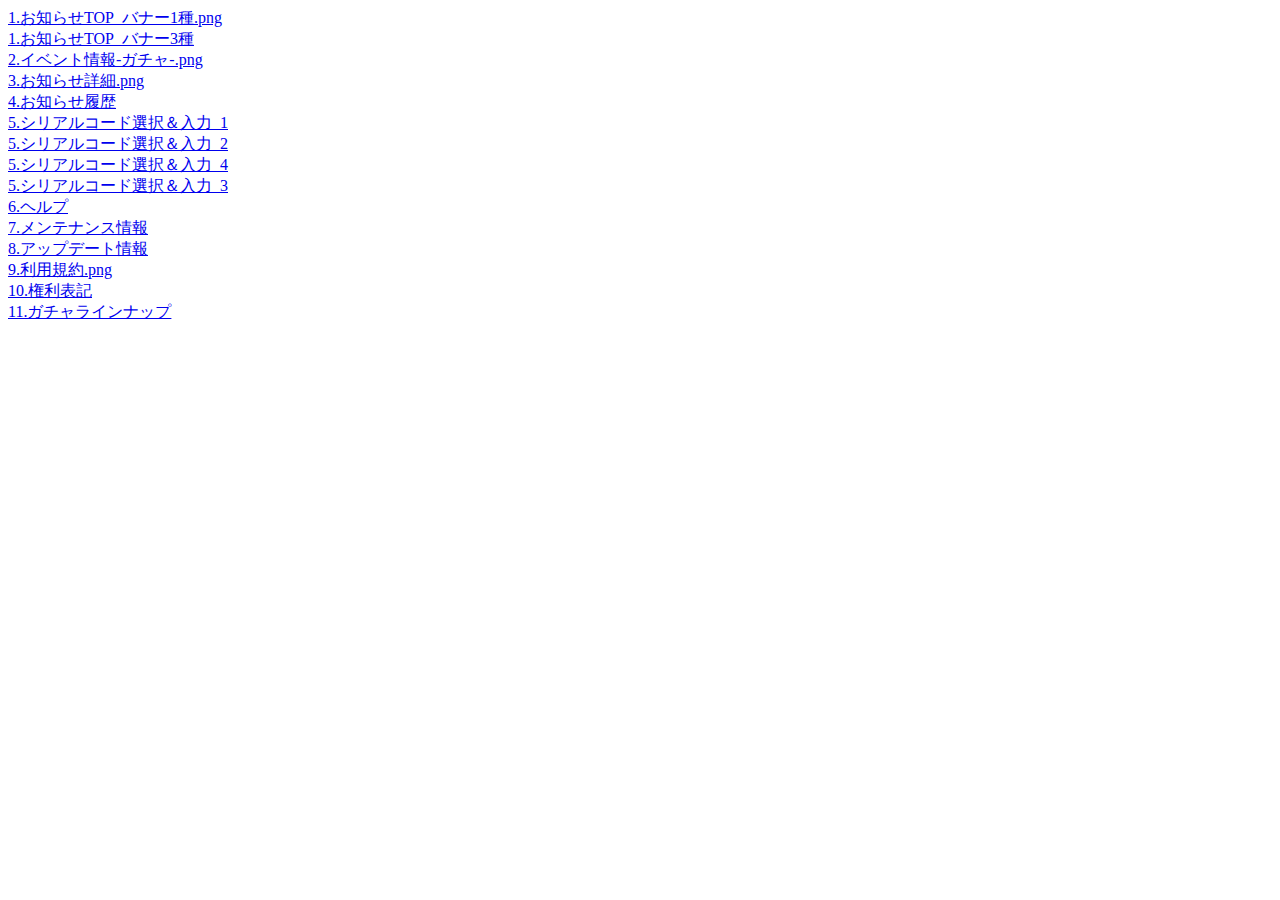
<file: index.html>
<!DOCTYPE html>
<html lang="ja">
<head>
<meta charset="UTF-8" />
<meta name="viewport" content="width=device-width" />
</head>
<body>
<li><a href="news_top.html">1.お知らせTOP_バナー1種.png</a></li>
<li><a href="news_top_3bannars.html">1.お知らせTOP_バナー3種</a></li>
<li><a href="campaign.html">2.イベント情報-ガチャ-.png</a></li>
<li><a href="news.html">3.お知らせ詳細.png</a></li>
<li><a href="news_history.html">4.お知らせ履歴</a></li>
<li><a href="serial_list.html">5.シリアルコード選択＆入力_1</a></li>
<li><a href="serial_input.html">5.シリアルコード選択＆入力_2</a></li>
<li><a href="serial_error.html">5.シリアルコード選択＆入力_4</a></li>
<li><a href="serial_complete.html">5.シリアルコード選択＆入力_3</a></li>
<li><a href="help.html">6.ヘルプ</a></li>
<li><a href="maintenance.html">7.メンテナンス情報</a></li>
<li><a href="update.html">8.アップデート情報</a></li>
<li><a href="terms.html">9.利用規約.png</a></li>
<li><a href="rights.html">10.権利表記</a></li>
<li><a href="gacha.html">11.ガチャラインナップ</a></li>
</body>
</html>
</file>
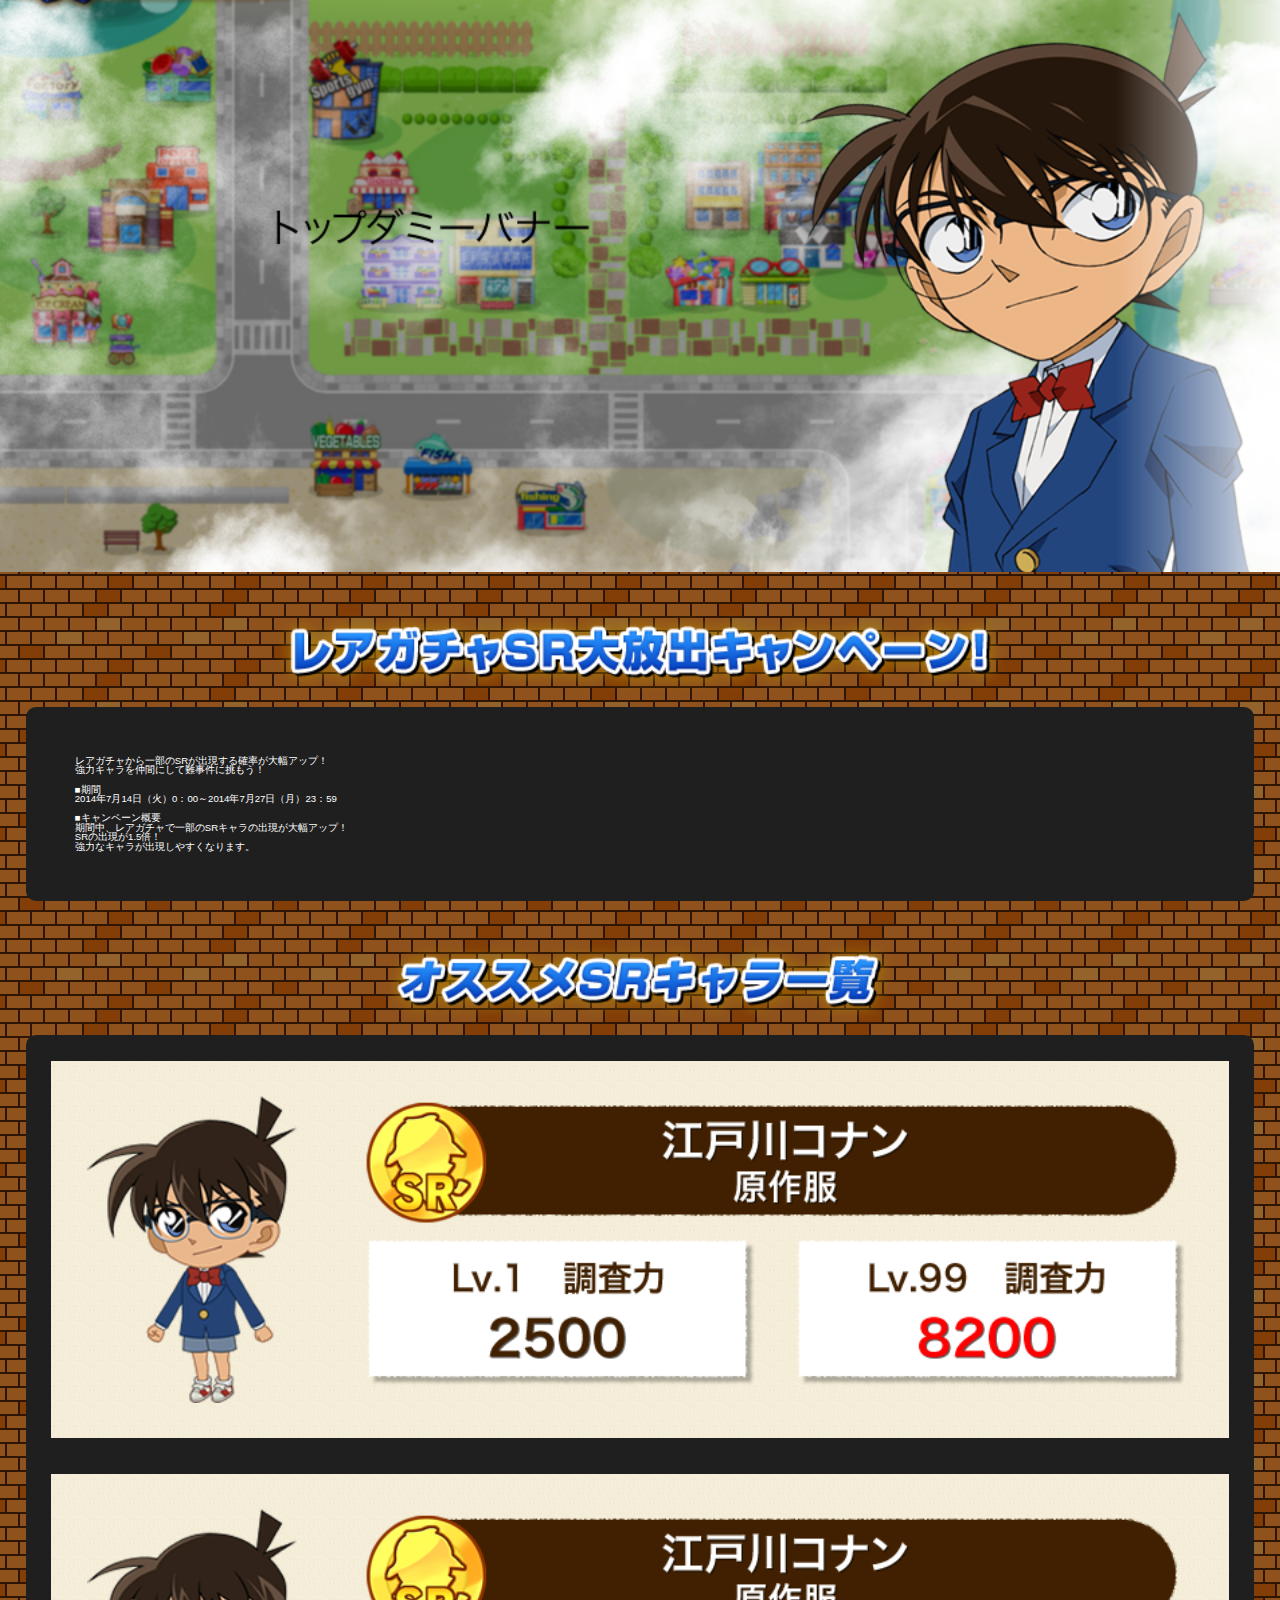
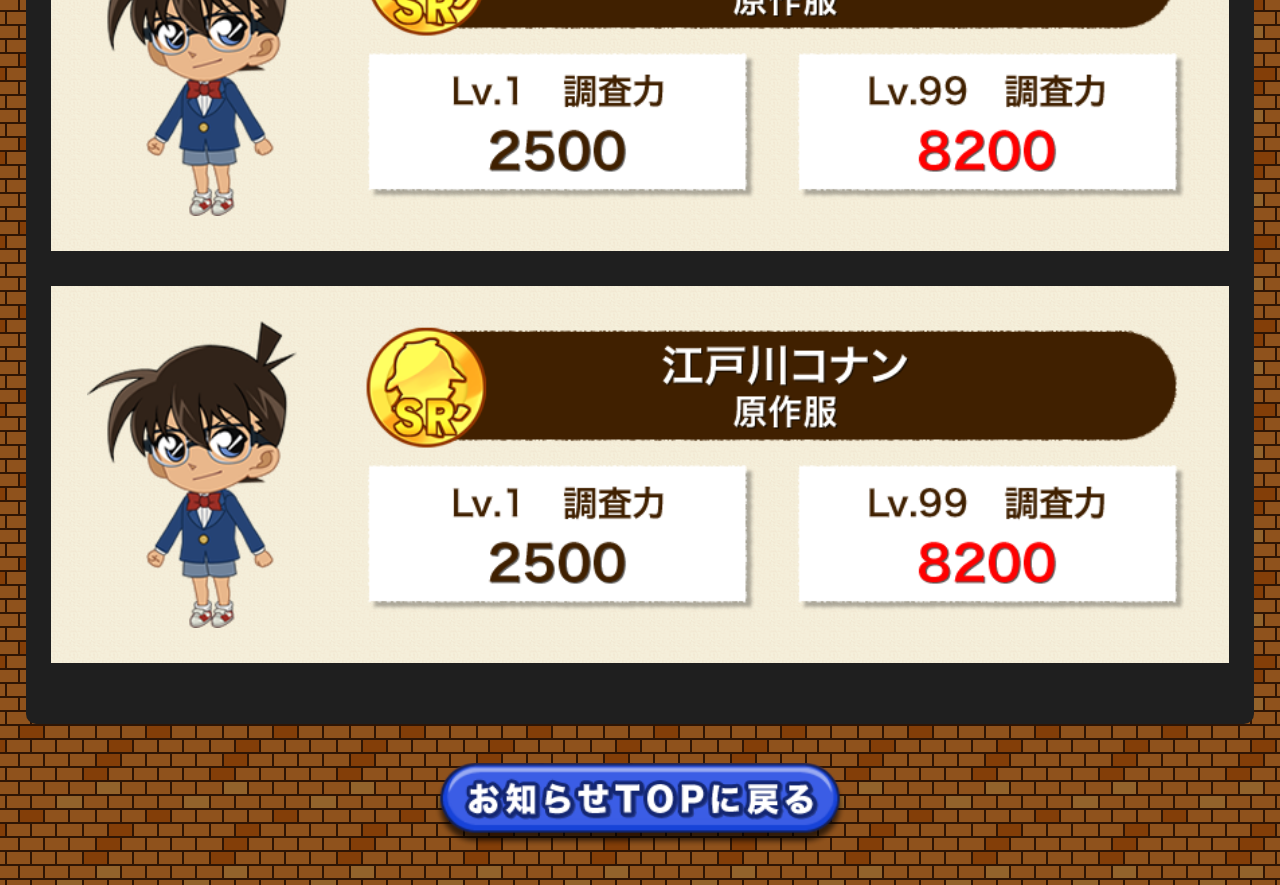
<file: campaign.html>
<!DOCTYPE html>
<html lang="ja">
<head>
<meta charset="UTF-8" />
<meta name="viewport" content="width=480px" />
<title></title>
<link rel="shortcut icon" href="" />
<link rel="stylesheet" type="text/css" media="all" href="./css/reset.css" />
<link rel="stylesheet" type="text/css" media="all" href="./css/style.css" />
<script src="http://ajax.googleapis.com/ajax/libs/jquery/1.9.1/jquery.min.js"></script>
</head>
<body>
	<div class="main">
		<img src="images/main_mentenance.png" alt="" />
	</div>
	<section>
		<div class="titleCampaign"><img src="images/title_campaign.png" alt="レアガチャSR大放出キャンペーン！" /></div>
		<div class="blackBox">
			<div class="text">
				レアガチャから一部のSRが出現する確率が大幅アップ！<br />
				強力キャラを仲間にして難事件に挑もう！<br /><br />

				■期間<br />
				2014年7月14日（火）0：00～2014年7月27日（月）23：59<br /><br />

				■キャンペーン概要<br />
				期間中、レアガチャで一部のSRキャラの出現が大幅アップ！<br />
				SRの出現が1.5倍！<br />
				強力なキャラが出現しやすくなります。
			</div>
		</div>
	</section>
	<section>
		<div class="titleSrList"><img src="images/title_sr_list.png" alt="オススメSRキャラ一覧" /></div>
		<div class="blackBox">
			<ul class="gacha">
				<li>
					<div class="paper">
						<div class="paperBody">
							<img src="images/sr.png" alt="" />
						</div>
					</div>
				</li>
				<li>
					<div class="paper">
						<div class="paperBody">
							<img src="images/sr.png" alt="" />
						</div>
					</div>
				</li>
				<li>
					<div class="paper">
						<div class="paperBody">
							<img src="images/sr.png" alt="" />
						</div>
					</div>
				</li>
			</ul>
		</div>
	</section>
	<a href="news_top.html" class="btnTop"><img src="images/btn_return_to_top.png" alt="お問い合わせTOPに戻る" /></a>
</body>
</html>
</file>
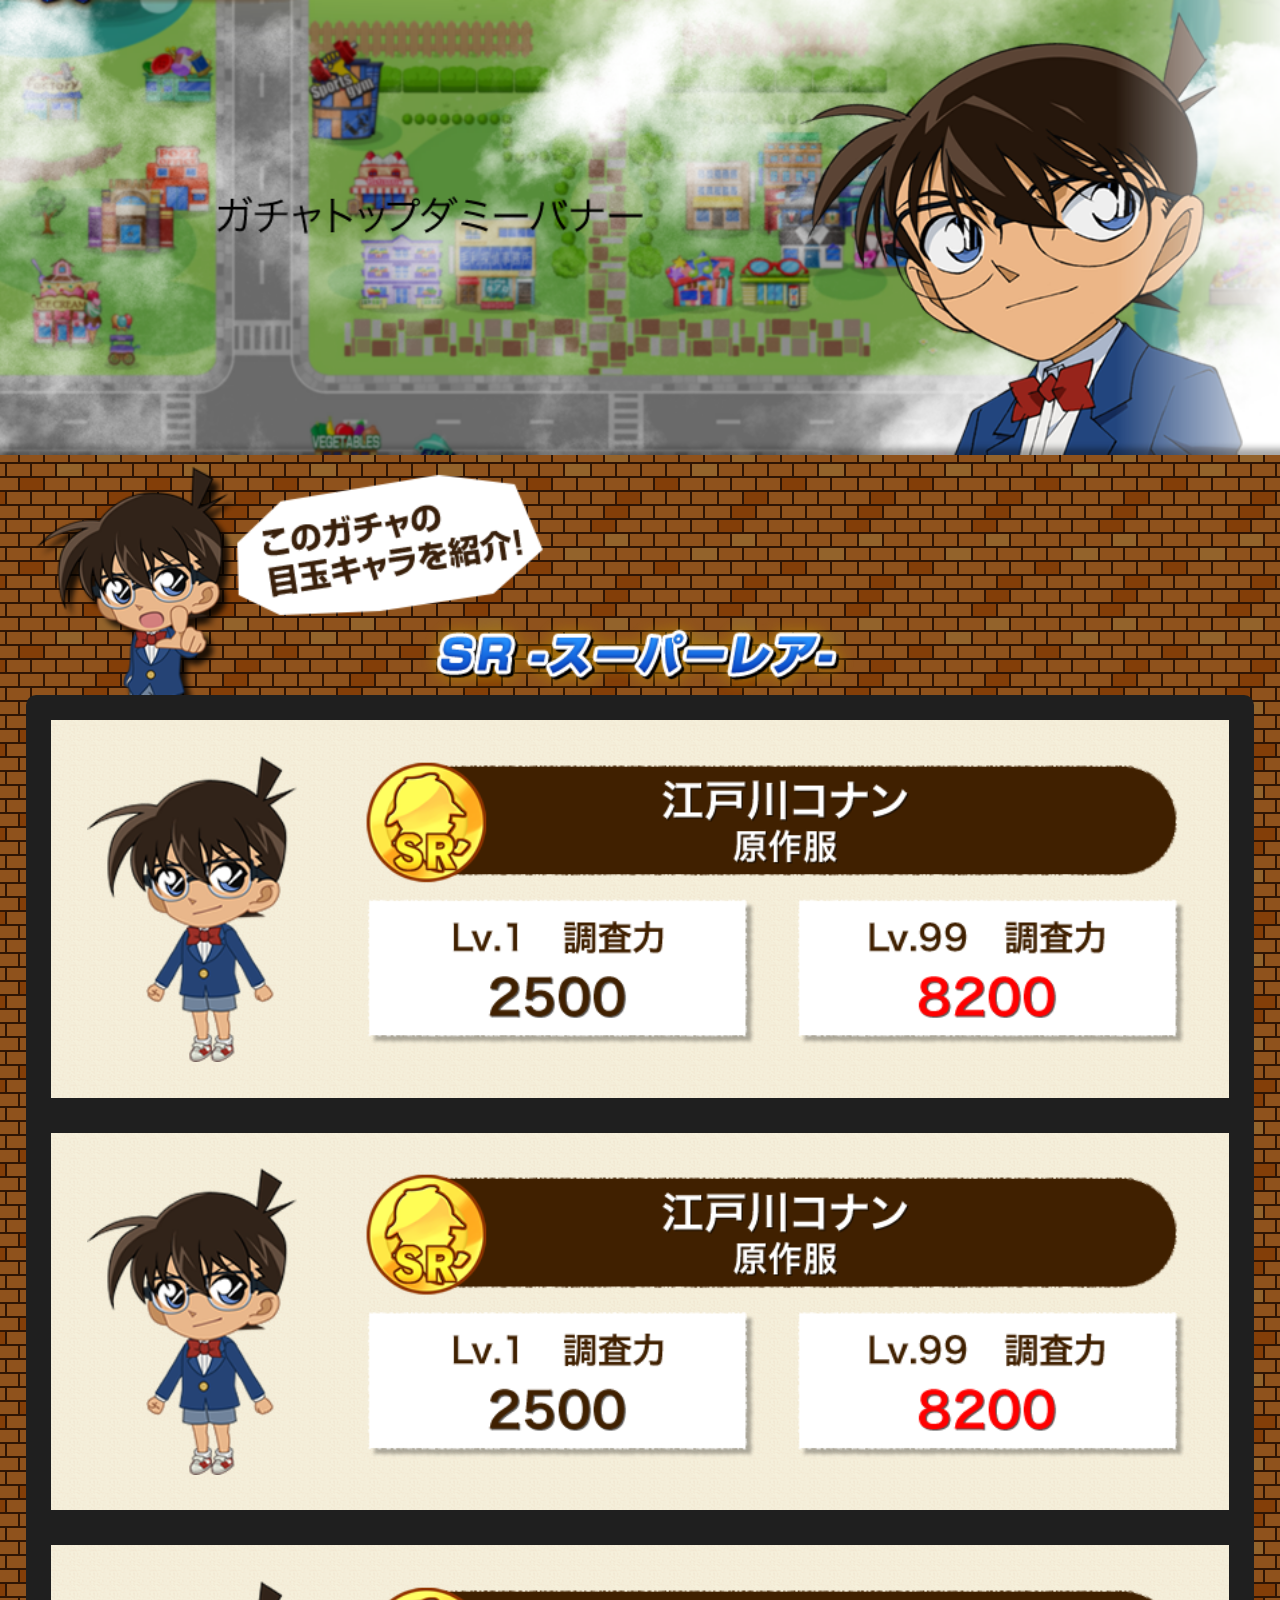
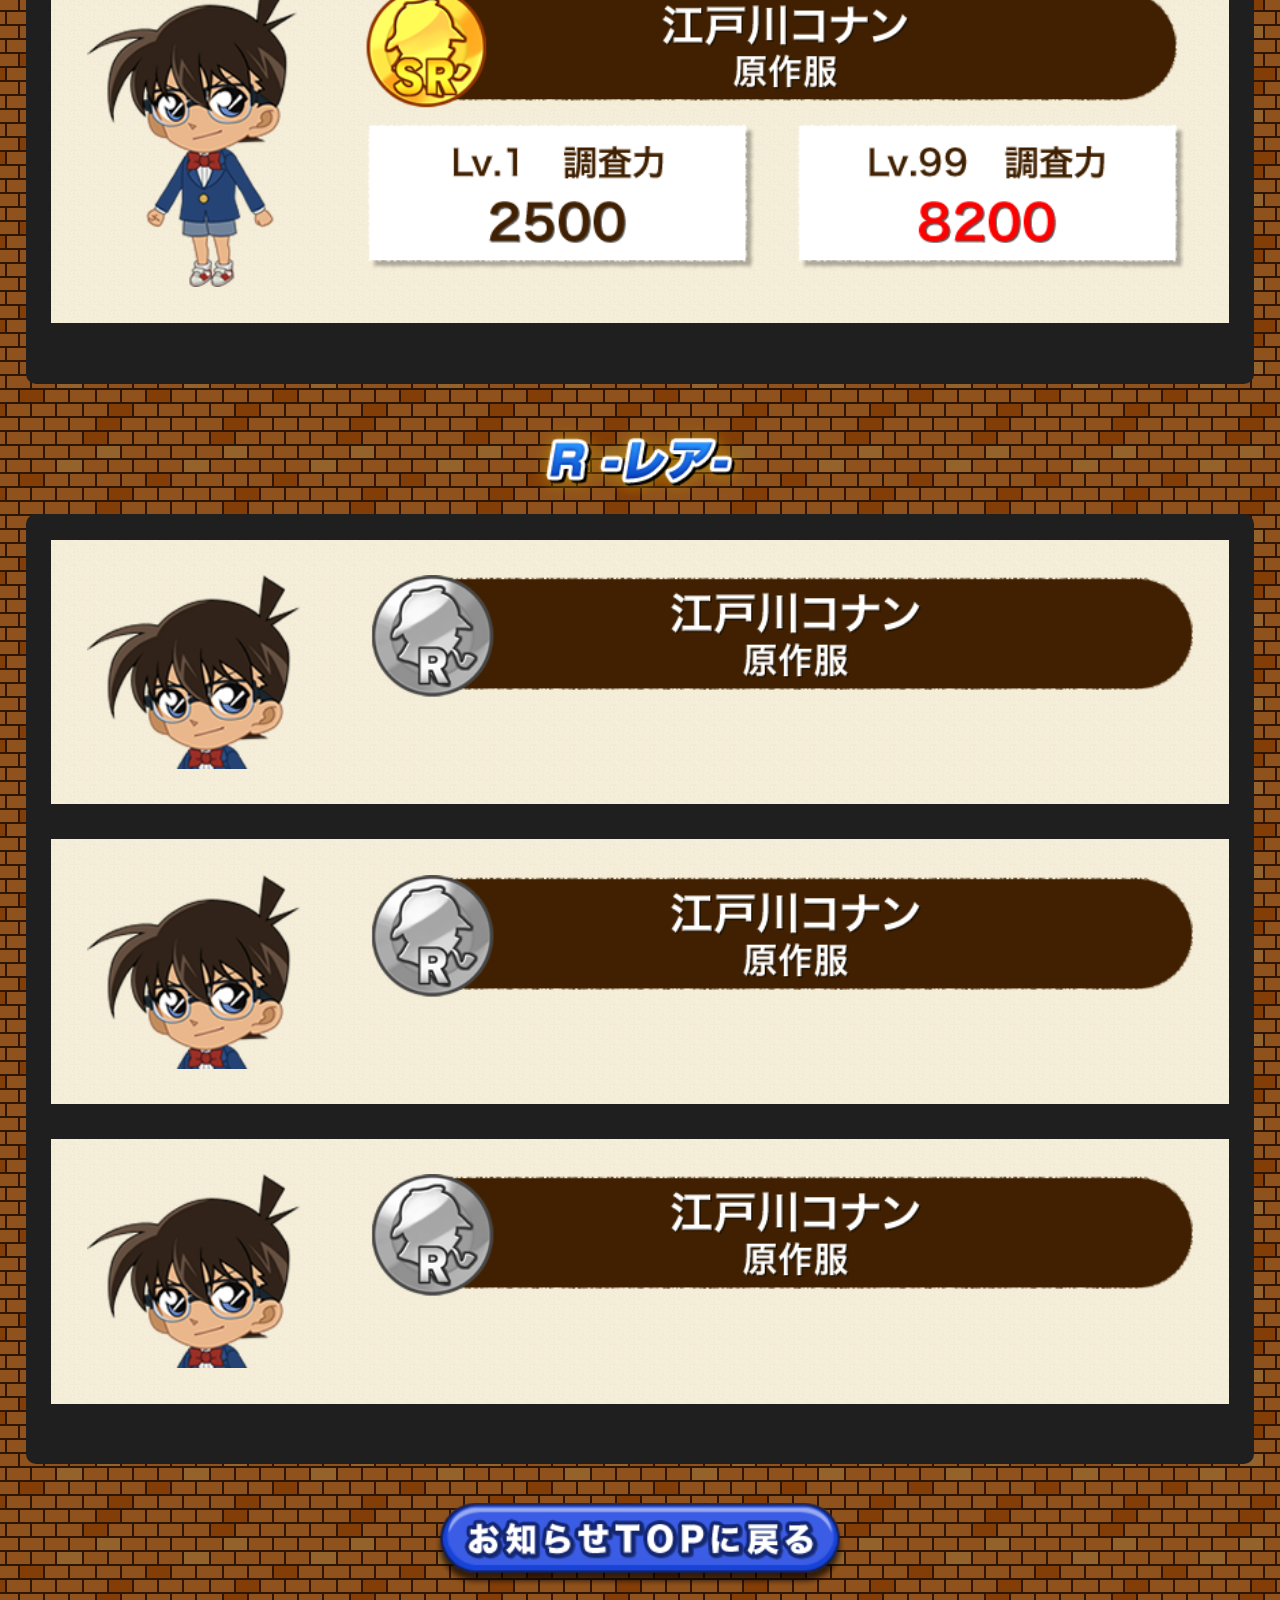
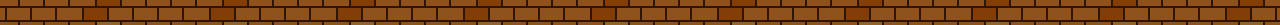
<file: gacha.html>
<!DOCTYPE html>
<html lang="ja">
<head>
<meta charset="UTF-8" />
<meta name="viewport" content="width=480px" />
<title></title>
<link rel="shortcut icon" href="" />
<link rel="stylesheet" type="text/css" media="all" href="./css/reset.css" />
<link rel="stylesheet" type="text/css" media="all" href="./css/style.css" />
<script src="http://ajax.googleapis.com/ajax/libs/jquery/1.9.1/jquery.min.js"></script>
</head>
<body>
	<div class="gachaMain">
		<img src="images/gacha_top.png" alt="" />
	</div>
	<section>
		<div class="titleSr"><img src="images/title_sr.png" alt="SR - スーパーレア -" /></div>
		<div class="blackBox">
			<ul class="gacha">
				<li>
					<div class="paper">
						<div class="paperBody">
							<img src="images/sr.png" alt="" />
						</div>
					</div>
				</li>
				<li>
					<div class="paper">
						<div class="paperBody">
							<img src="images/sr.png" alt="" />
						</div>
					</div>
				</li>
				<li>
					<div class="paper">
						<div class="paperBody">
							<img src="images/sr.png" alt="" />
						</div>
					</div>
				</li>
			</ul>
		</div>
	</section>
	<section>
		<div class="titleRare"><img src="images/title_rare.png" alt="レア - Rare -" /></div>
		<div class="blackBox">
			<ul class="gacha">
				<li>
					<div class="paper">
						<div class="paperBody">
							<img src="images/rare.png" alt="" />
						</div>
					</div>
				</li>
				<li>
					<div class="paper">
						<div class="paperBody">
							<img src="images/rare.png" alt="" />
						</div>
					</div>
				</li>
				<li>
					<div class="paper">
						<div class="paperBody">
							<img src="images/rare.png" alt="" />
						</div>
					</div>
				</li>
			</ul>
		</div>
	</section>
	<a class="btnHelp"><img src="images/btn_return_to_top.png" alt="お問い合わせTOPに戻る" /></a>
</body>
</html>
</file>
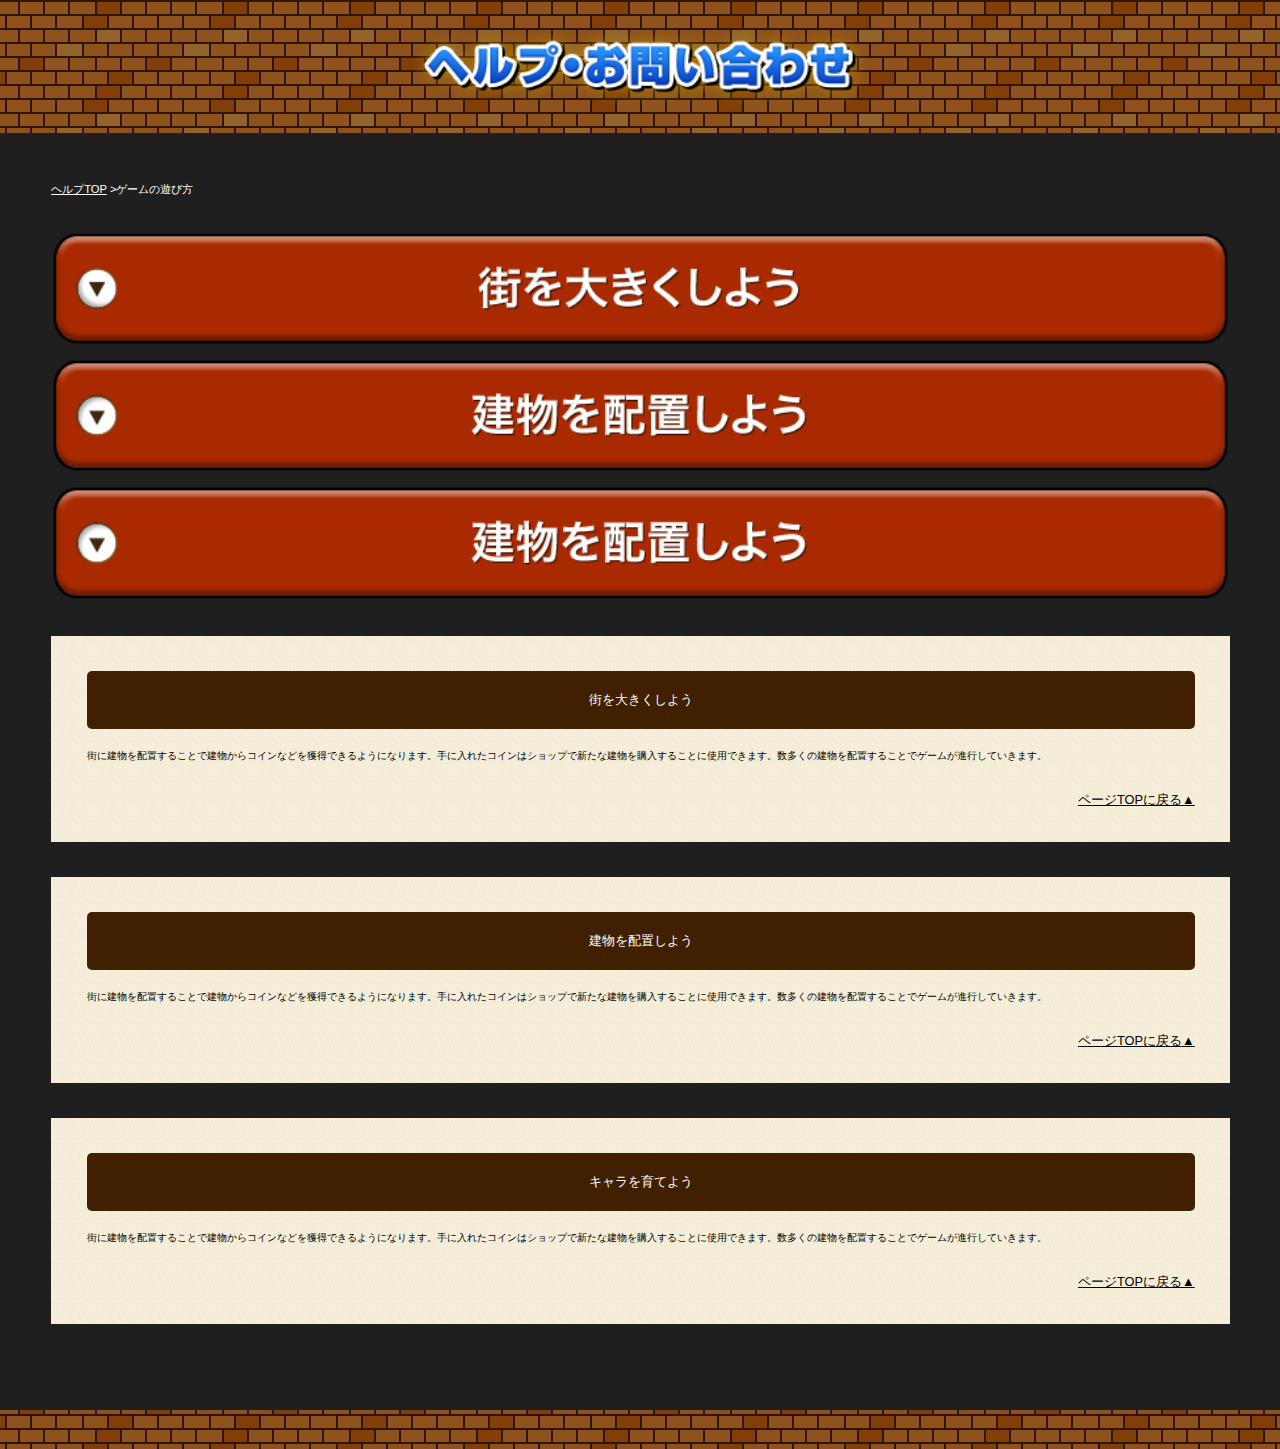
<file: help.html>
<!DOCTYPE html>
<html lang="ja">
<head>
<meta charset="UTF-8" />
<meta name="viewport" content="width=480px" />
<title></title>
<link rel="shortcut icon" href="" />
<link rel="stylesheet" type="text/css" media="all" href="./css/reset.css" />
<link rel="stylesheet" type="text/css" media="all" href="./css/style.css" />
<script src="http://ajax.googleapis.com/ajax/libs/jquery/1.9.1/jquery.min.js"></script>
</head>
<body>
	<article id="main">
	<section>
		<h1 class="help"><img src="images/title_help.png" alt="ヘルプ・お問い合わせ" /></h1>
		<div class="blackArea">
			
			<ul class="breadcrumble">
				<li><a href="#">ヘルプTOP</a> &gt; </li>
				<li>ゲームの遊び方</li>
			</ul>
			
			<ul class="helpList">
				<li><a href="#help1"><img src="images/help/btn_01.png" alt="街を大きくしよう" /></a></li>
				<li><a href="#help2"><img src="images/help/btn_02.png" alt="建物を配置しよう" /></a></li>
				<li><a href="#help3"><img src="images/help/btn_03.png" alt="キャラを育てよう" /></a></li>
			</ul>
			
			<div class="paper" id="help1">
				<div class="paperBody">
					<div class="paperTitle">街を大きくしよう</div>
					<div class="paperText">
						街に建物を配置することで建物からコインなどを獲得できるようになります。手に入れたコインはショップで新たな建物を購入することに使用できます。数多くの建物を配置することでゲームが進行していきます。
						<div class="pageTop"><a href="#main">ページTOPに戻る▲</a></div>
					</div>
				</div>
			</div>
			
			<div class="paper" id="help2">
				<div class="paperBody">
					<div class="paperTitle">建物を配置しよう</div>
					<div class="paperText">
						街に建物を配置することで建物からコインなどを獲得できるようになります。手に入れたコインはショップで新たな建物を購入することに使用できます。数多くの建物を配置することでゲームが進行していきます。
						<div class="pageTop"><a href="#main">ページTOPに戻る▲</a></div>
					</div>
				</div>
			</div>
			
			<div class="paper" id="help3">
				<div class="paperBody">
					<div class="paperTitle">キャラを育てよう</div>
					<div class="paperText">
						街に建物を配置することで建物からコインなどを獲得できるようになります。手に入れたコインはショップで新たな建物を購入することに使用できます。数多くの建物を配置することでゲームが進行していきます。
						<div class="pageTop"><a href="#main">ページTOPに戻る▲</a></div>
					</div>
				</div>
			</div>
			
		</div>
	</section>
	</div>
</body>
</html>
</file>
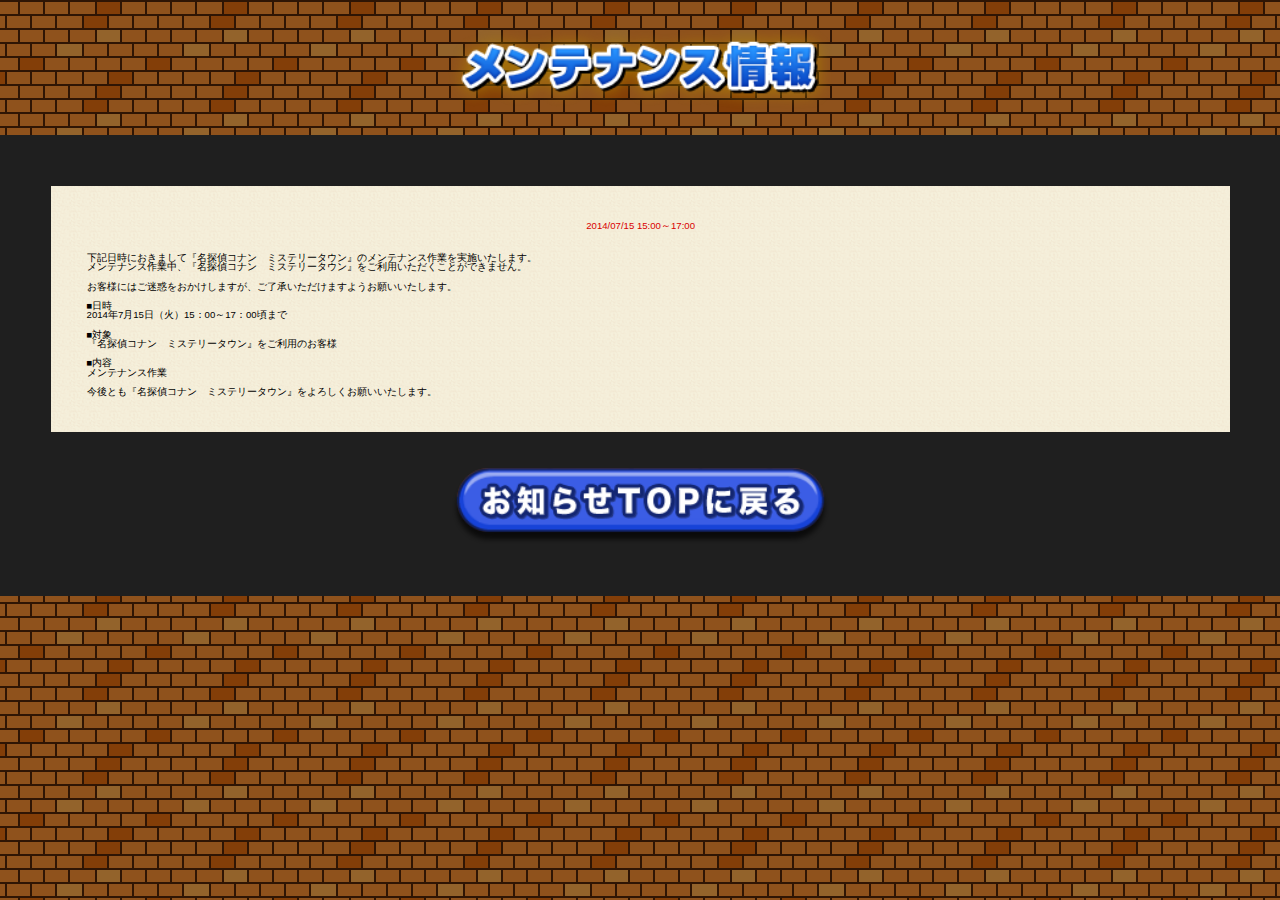
<file: maintenance.html>
<!DOCTYPE html>
<html lang="ja">
<head>
<meta charset="UTF-8" />
<meta name="viewport" content="width=480px" />
<title></title>
<link rel="shortcut icon" href="" />
<link rel="stylesheet" type="text/css" media="all" href="./css/reset.css" />
<link rel="stylesheet" type="text/css" media="all" href="./css/style.css" />
<script src="http://ajax.googleapis.com/ajax/libs/jquery/1.9.1/jquery.min.js"></script>
</head>
<body>
	<section>
		<h1 class="maintenanceInfo"><img src="images/title_maintenance.png" alt="メンテナンス情報" /></h1>
		<div class="blackArea">
			<div class="paper">
				<div class="paperBody">
					<div class="dateMaintenance">2014/07/15 15:00～17:00</div>
					<div class="paperText">
						下記日時におきまして『名探偵コナン　ミステリータウン』のメンテナンス作業を実施いたします。<br />
						メンテナンス作業中、『名探偵コナン　ミステリータウン』をご利用いただくことができません。<br /><br />

						お客様にはご迷惑をおかけしますが、ご了承いただけますようお願いいたします。<br /><br />

						■日時<br />
						2014年7月15日（火）15：00～17：00頃まで<br /><br />

						■対象<br />
						『名探偵コナン　ミステリータウン』をご利用のお客様<br /><br />

						■内容<br />
						メンテナンス作業<br /><br />

						今後とも『名探偵コナン　ミステリータウン』をよろしくお願いいたします。
					</div>
				</div>
			</div>
			<a href="news_top.html" class="btnTop"><img src="images/btn_return_to_top.png" alt="お知らせTOPに戻る" /></a>
		</div>
	</section>
</body>
</html>
</file>
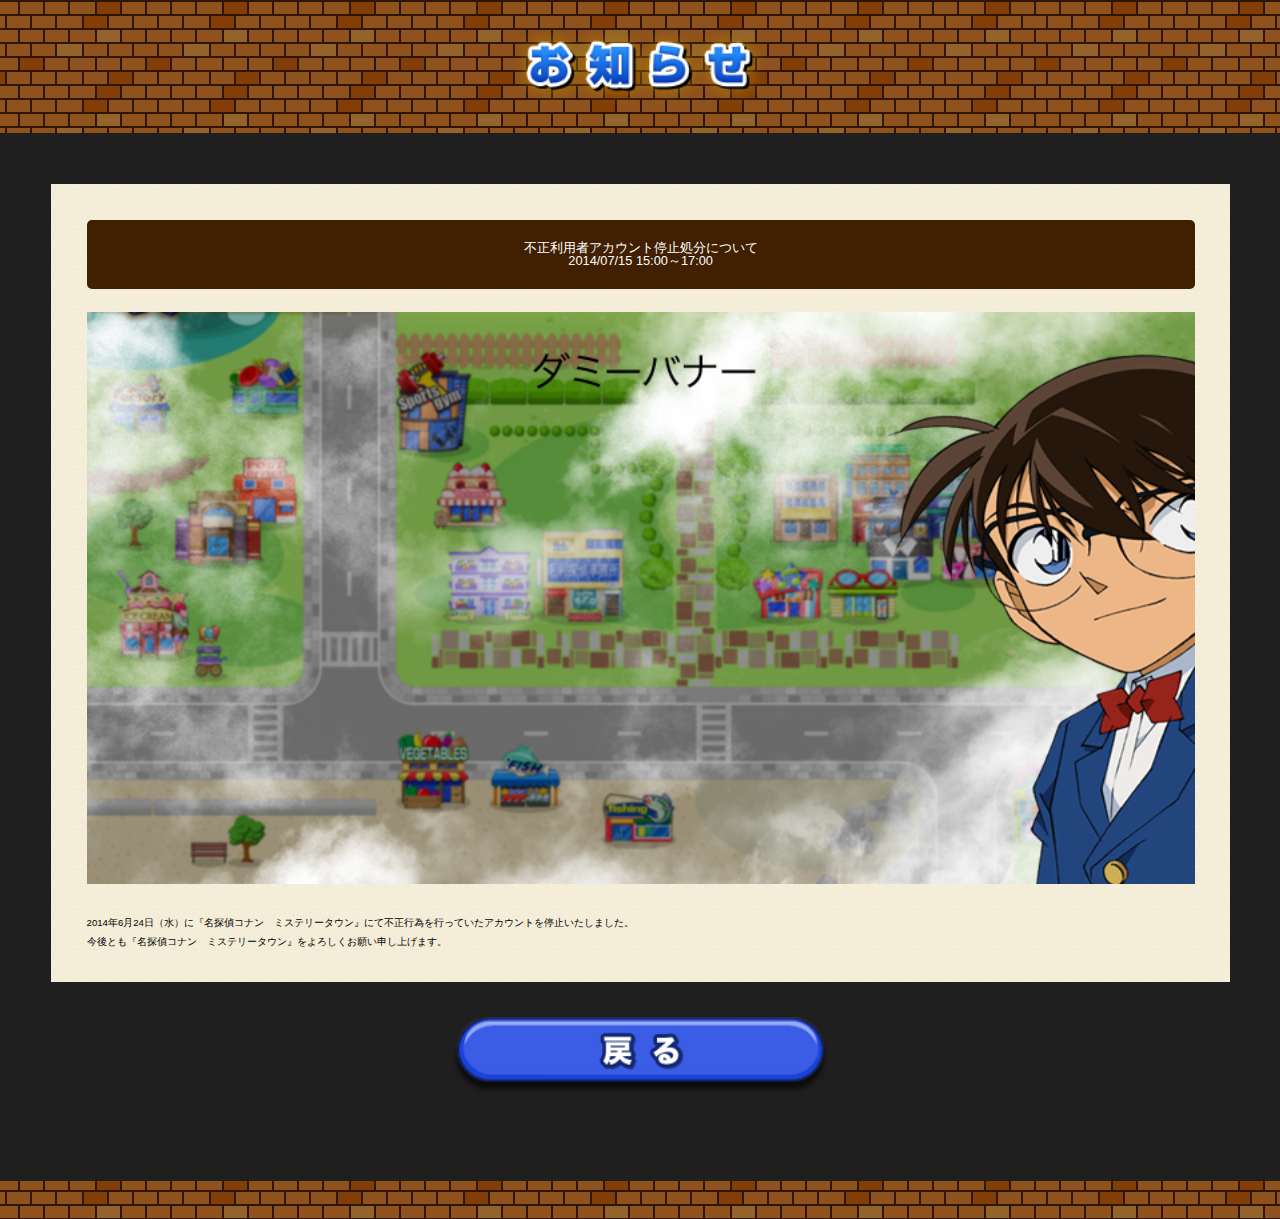
<file: news.html>
<!DOCTYPE html>
<html lang="ja">
<head>
<meta charset="UTF-8" />
<meta name="viewport" content="width=480px" />
<title></title>
<link rel="shortcut icon" href="" />
<link rel="stylesheet" type="text/css" media="all" href="./css/reset.css" />
<link rel="stylesheet" type="text/css" media="all" href="./css/style.css" />
<script src="http://ajax.googleapis.com/ajax/libs/jquery/1.9.1/jquery.min.js"></script>
</head>
<body>
	<section>
		<div class="titleNews"><img src="images/title_news.png" alt="お知らせ" /></div>
		<div class="blackArea">
			<div class="paper">
				<div class="paperBody">
					<div class="paperTitle">不正利用者アカウント停止処分について<br />2014/07/15 15:00～17:00</div>
					<div class="newsBannar"><img src="images/news_dummy.png" alt="" /></div>
					<div class="paperText">
						2014年6月24日（水）に『名探偵コナン　ミステリータウン』にて不正行為を行っていたアカウントを停止いたしました。<br /><br />
						今後とも『名探偵コナン　ミステリータウン』をよろしくお願い申し上げます。
					</div>
				</div>
			<a href="javascript:history.back();" class="btnReturn"><img src="images/btn_return.png" alt="戻る" /></a></div>
		</div>
	</section>
</body>
</html>
</file>
<file: css/style.css>
@charset "utf-8";
body
{
	margin: 0;
	background: url(../images/bg.png);
	font-size: 0.6rem;
	font-family: Helvetica, Arial, 'Hiragino Kaku Gothic ProN', 'ヒラギノ角ゴ ProN W3', 'モリサワ 新ゴ R', 'Droid Sans', メイリオ, 'sans-serif';
	-webkit-text-size-adjust:100%;
}
img
{
	border-style: none;
	vertical-align: bottom;
	width: 100%;
}
a
{
	text-decoration: none;
	color: #0051A0;
}
div
{
	padding: 0;
	margin: 0;
}
article
{
	width: 100%;
	overflow: hidden;
}
h1.maintenance
{
	width: 94%;
	margin: 2% auto;
	position: relative;
}
h1.maintenance .text
{
	top: 38%;
	left: 35%;
	position: absolute;
	color: #ffffff;
	font-size: 0.8rem;
}
h1.maintenanceInfo
{
	width: 30%;
	margin: 2% auto;
}
h1.update
{
	width: 30%;
	margin: 2% auto;
}
h1.inputSerial
{
	width: 33%;
	margin: 2% auto;
}
h1.terms
{
	width: 21%;
	margin: 2% auto;
}
h1.rights
{
	width: 21%;
	margin: 2% auto;
}
h1.help
{
	width: 36%;
	margin: 0 auto;
	padding: 2% 0;
}
div.main
{
	margin-bottom: 3%;
}
div.main:after
{
	content: "";
	display: block;
	clear: both;
}
div.main .bannar1
{
	width: 50%;
	float: left;
}
div.main .bannar2
{
	width: 50%;
	float: right;
}
div.main .bannar3
{
	width: 50%;
	float: right;
}
section
{
	width: 100%;
	margin-bottom: 3%;
}
section .titleUpdate
{
	width: 30%;
	margin: 0 auto 1%;
}
section .titleTopNews
{
	width: 27%;
	margin: 0 auto 1%;
}
section .titleCampaign
{
	width: 57%;
	margin: 0 auto 1%;
}
section .titleSrList
{
	width: 40%;
	margin: 0 auto 1%;
}
section .titleSr
{
	width: 100%;
	margin: 0;
}
section .titleRare
{
	width: 17%;
	margin: 0 auto 1%;
}
section .titleNews
{
	width: 20%;
	margin: 2% auto;
}
section .titleNewsHistory
{
	width: 21%;
	margin: 2% auto;
}
div.blackArea
{
	width: 92.1%;
	padding: 4%;
	margin: 0 auto;
	background: #1F1F1F;
}
div.blackArea .blackAreaTitle
{
	text-align: center;
	font-size: 0.8rem;
	color: #ffffff;
	padding-bottom: 3%;
}
div.blackBox
{
	width: 92%;
	padding: 2%;
	margin: 0 auto;
	background: #1F1F1F;
	border-radius: 10px;
	-webkit-border-radius: 10px;
	-moz-border-radius: 10px;
}

ul.news
{
	width: 100%;
}
ul.news li
{
	font-size: 0.6rem;
	margin-bottom: 2px;
	background: url(../images/date_bg.png);
	width: 100%;
	color: #ffffff;
}
ul.news li:after
{
	content: "";
	display: block;
	clear: both;
}

ul.news li .date
{
	width: 6%;
	padding: 2%;
	text-align: center;
	float: left;
}
ul.news li .body
{
	width: 86%;
	padding: 2%;
	background: #ffffff;
	color: #0051A0;
	float: right;
}
ul.news li .new
{
	width: 78%;
	padding: 2% 10% 2% 2%;
	background-image: url(../images/icon_new.png);
	background-position: 98% center;
	background-size: 10% auto;
	background-repeat: no-repeat;
}

div.blackBox ul.news li .date
{
	width: 6%;
	padding: 2%;
}
div.blackBox ul.news li .body
{
	width: 87%;
	padding: 2% 1% 2% 2%;
}
div.blackBox ul.news li .new
{
	width: 77%;
	padding: 2% 11% 2% 2%;
}

div.blackBox ul.gacha li
{
	margin-bottom: 2%;
}
div.blackBox ul.gacha li:last-child
{
	margin-bottom: 0;
}
div.blackBox .text
{
	color: #ffffff;
	padding: 2%;
}

ul.breadcrumble li
{
	color: #ffffff;
	float: left;
	margin-bottom: 3%;
	font-size: 0.7rem;
}
ul.breadcrumble li a
{
	color:#ffffff;
	text-decoration: underline;
}
ul.helpList
{
	margin-bottom: 3%;
}
ul.helpList li
{
	margin-bottom: 1%;
}

.copyright
{
	color: #ffffff;
	text-align: center;
	margin-bottom: 6%;
	font-size: 0.8rem;
}
/*Button*/
a.btnHistory
{
	display: block;
	width: 32%;
	margin: 3% auto 0;
}
a.btnHelp, a.btnTop, a.btnReturn
{
	display: block;
	width: 32%;
	margin: 3% auto;
}
.blackArea a.btnHelp, .blackArea a.btnTop, .blackArea a.btnReturn
{
	margin: 3% auto 0;
}
/* - Button*/
div.bannar1
{
	padding: 0 3%;
	margin-bottom: 3%;
}
div.bannar2
{
	padding: 0 3%;
	margin-bottom: 3%;
}
div.bannar2:after
{
	content: "";
	display: block;
	clear: both;
}
div.bannar2 a.left
{
	display: block;
	float: left;
	width: 48%;
}
div.bannar2 a.right
{
	display: block;
	float: right;
	width: 48%;
}
.paper
{
	margin-bottom: 3%;
}
.paper .paperHeader
{
	width: 100%;
	height: 1px;
	background: url(../images/paper_top.png) repeat-x;
}
.paper .paperFooter
{
	width: 100%;
	height: 1px;
	background: url(../images/paper_bottom.png) repeat-x;
}
.paper .paperLeft
{
	padding-left: 1px;
	background: url(../images/paper_left.png) left repeat-y;
}
.paper .paperRight
{
	padding-right: 1px;
	background: url(../images/paper_right.png) right repeat-y;
}
.paper .paperBody
{
	padding: 3%;
	background: url(../images/paper_bg.png);
	position: relative;
}
.paper .paperBody:after
{
	content: "";
	display: block;
	clear: both;
}
.paper .paperTitle
{
	width: 96%;
	padding: 2%;
	margin: 0 auto 2%;
	background: #402000;
	border-radius: 5px;
	-webkit-border-radius: 5px;
	-moz-border-radius: 5px;
	color: #ffffff;
	text-align: center;
	font-size: 0.8rem;
}
.paper .dateUpdate
{
	text-align: center;
	margin-bottom: 2%;
	color: #135FD1;
}
.paper .dateMaintenance
{
	text-align: center;
	margin-bottom: 2%;
	color: #D90000;
}
.paper .paperText
{
	width: 100%;
	margin: 0 auto;
}
.newsBannar
{
	margin-bottom: 3%;
}
.paper .paperText .pageTop
{
	font-size: 0.8rem;
	text-align: right;
	margin-top: 3%;
}
.paper .paperText .pageTop a
{
	text-decoration: underline;
	color: #000000;
}
.paper .serialThumbnail
{
	width: 26%;
	margin: 0 2% 2%;
	float: left;
}
.paper .serialDescription
{
	width: 70%;
	float: right;
}
.paper .serialDescription .btnInputSerial
{
	display: block;
	width: 50%;
	bottom: 12%;
	position: absolute;
}
.paper .serialTitle
{
	font-size: 0.8rem;
	color: #00519F;
	text-align: center;
	margin-bottom: 3%;
}
.paper .serialInput
{
	width: 60%;
	margin: 0 auto;
	margin-bottom: 3%;
}
.paper .serialInput input
{
	width: 100%;
	margin-bottom: 2%;
	background: #eeeeee;
	padding: 2%;
	font-size: 0.8rem;
	color: #666666;
}
.paper .serialSubmit
{
	display: block;
	margin: 0 auto 3%;
	width: 50%;
}
.paper .serialError
{
	color: #D90000;
	margin-bottom: 3%;
	text-align: center;
}
.paper .presentMessage
{
	position: absolute;
	bottom: 10%;
}
.paper .serialResult
{
	font-size: 0.8rem;
	color: #00519F;
	text-align: center;
	padding: 20% 0;
}
</file>
